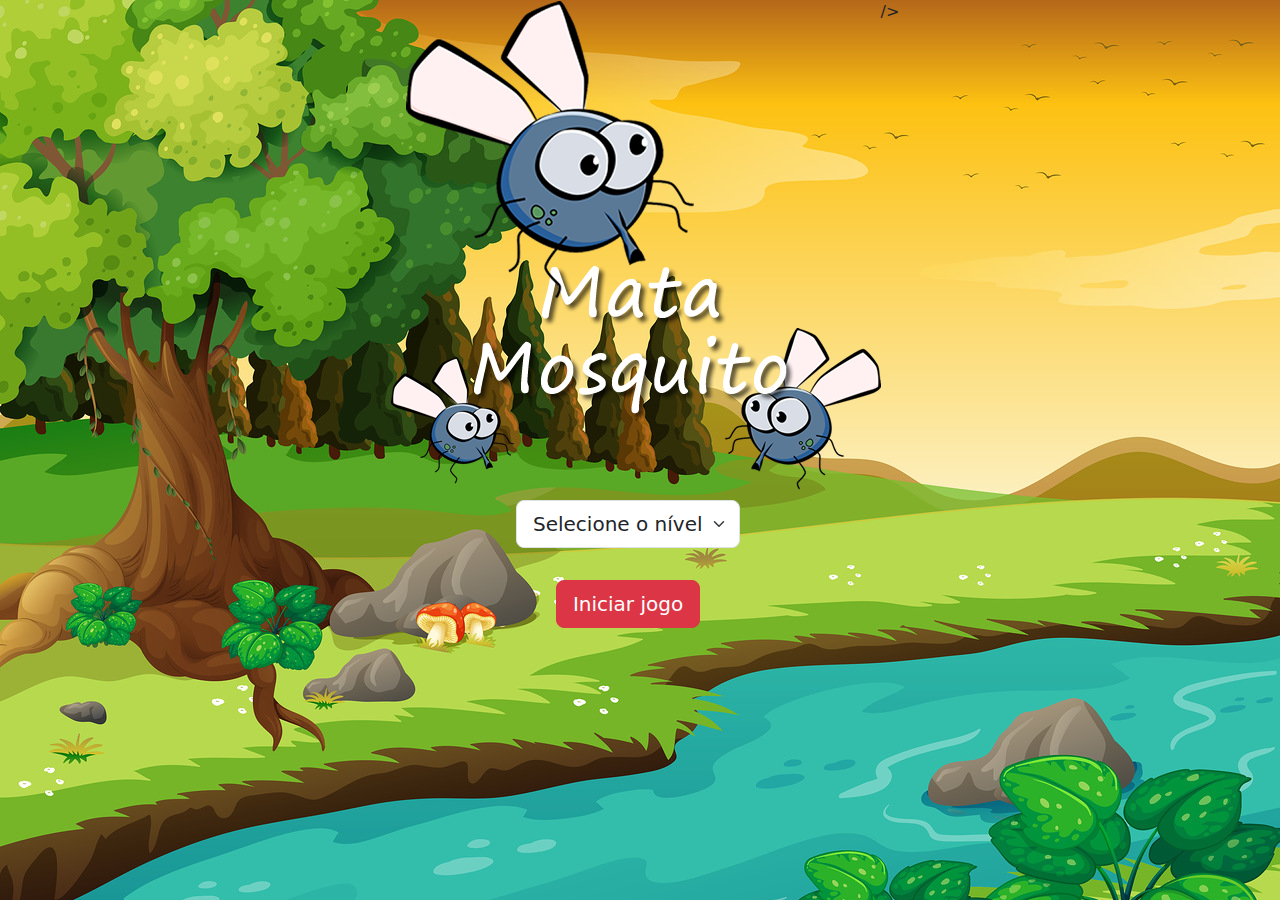
<file: index.html>
<!DOCTYPE html>
<html lang="en">
<head>
    <meta charset="UTF-8">
    <meta name="viewport" content="width=device-width, initial-scale=1.0">
    <title>Game Over</title>
    <link href="https://cdn.jsdelivr.net/npm/bootstrap@5.3.3/dist/css/bootstrap.min.css" rel="stylesheet" integrity="sha384-QWTKZyjpPEjISv5WaRU9OFeRpok6YctnYmDr5pNlyT2bRjXh0JMhjY6hW+ALEwIH" crossorigin="anonymous">
    <link rel="stylesheet" href="style.css">

    <script>
        function iniciarJogo(){
            
            var nivel = document.getElementById('nivel').value;

            if(nivel === ''){
                alert('Selecione um nível para iniciar o jogo');
                return false;
            }

            window.location.href = "app.html?" + nivel;

        }
    </script>
</head>
<body>
    <div class="container">
        <div class="row">
            <div class="col">
                <div class="d-flex justify-content-center">
                    <img src="imagens/game.png" alt="Game Over">/>
                </div>
                
            
        </div>

        <div class="row">
            <div class="col ">
                <div class="d-flex justify-content-center">
                    <div class="mb-3">
                        <select class="form-select form-select-lg mb-3" id="nivel" aria-label=".form-select-lg example">
                            <option selected>Selecione o nível</option>
                            <option value="1">Fácil</option>
                            <option value="2">Médio</option>
                            <option value="3">Difícil</option>
                        </select>  
                    </div>
                      
                </div>
            </div>
        </div>        

        <div class="row">
            <div class="col ">
                <div class="d-flex justify-content-center">
                    <button type="button" class="btn btn-danger btn-lg" onclick="iniciarJogo()" >Iniciar jogo</button>
                </div>
            </div>    
        </div>
    </div>   
</body>
</html>
</file>
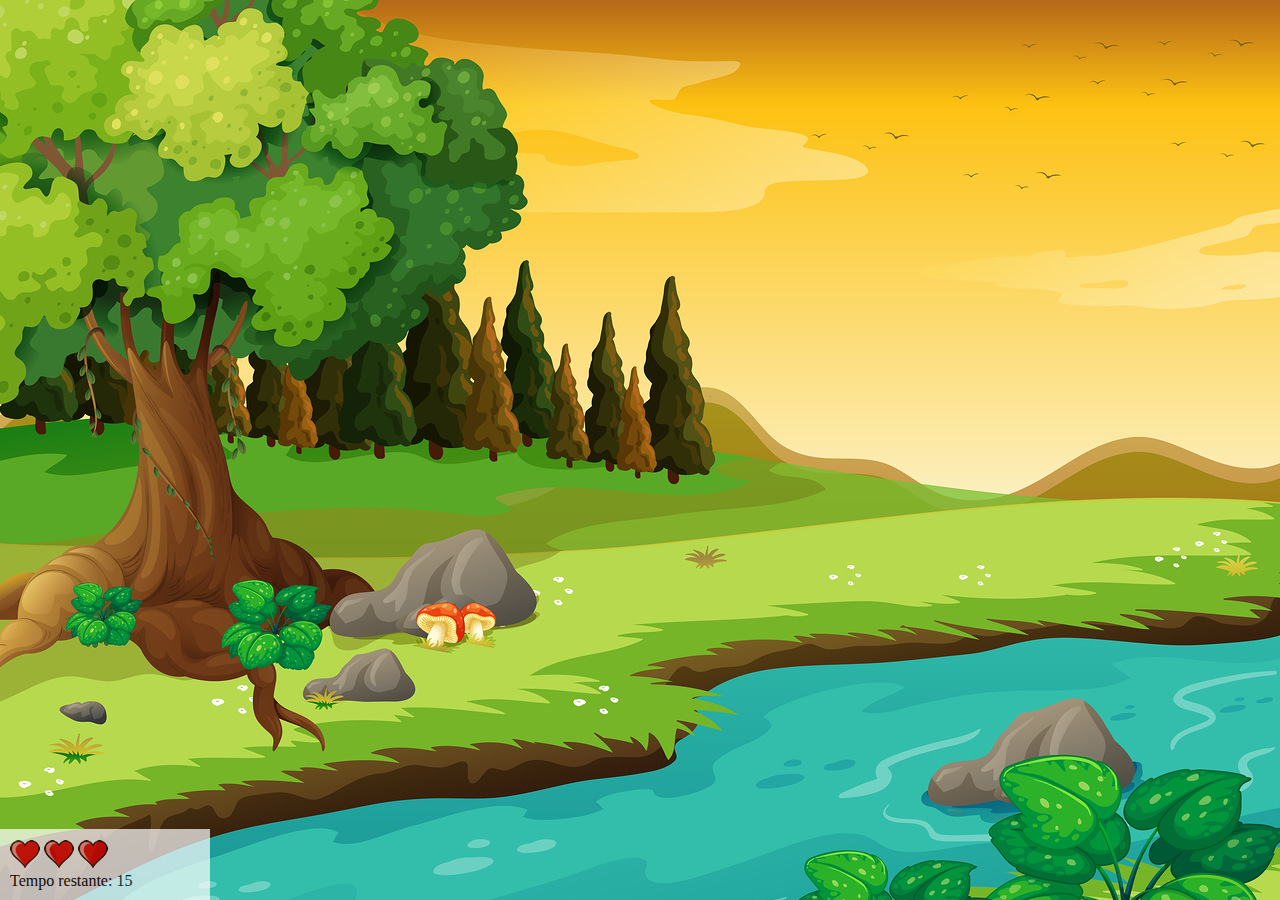
<file: app.html>
<!DOCTYPE html>
<html lang="pt-br">
<head>
    <meta charset="UTF-8">
    <meta name="viewport" content="width=device-width, initial-scale=1.0">
    <title>Mata-mosca</title>
    <link rel="stylesheet" href="style.css">
    <script src="jogo.js"></script>
    
</head>
<body onresize="ajustaTamanhoPalco()">

    <div class="painel">
        <div class="vidas">
            <img id="v1" src="imagens/coracao_cheio.png">
            <img id="v2" src="imagens/coracao_cheio.png">
            <img id="v3" src="imagens/coracao_cheio.png">

        </div>

        <div class="cronometro">Tempo restante: <span id="cronometro">10</span></div>

    </div>


    <script>

        document.getElementById('cronometro').innerHTML = tempo;

        var criaMosca = setInterval(function () {
            posicaoRandomica();
        }, criaMosquitoTempo);
    </script>
    
</body>
</html>
</file>
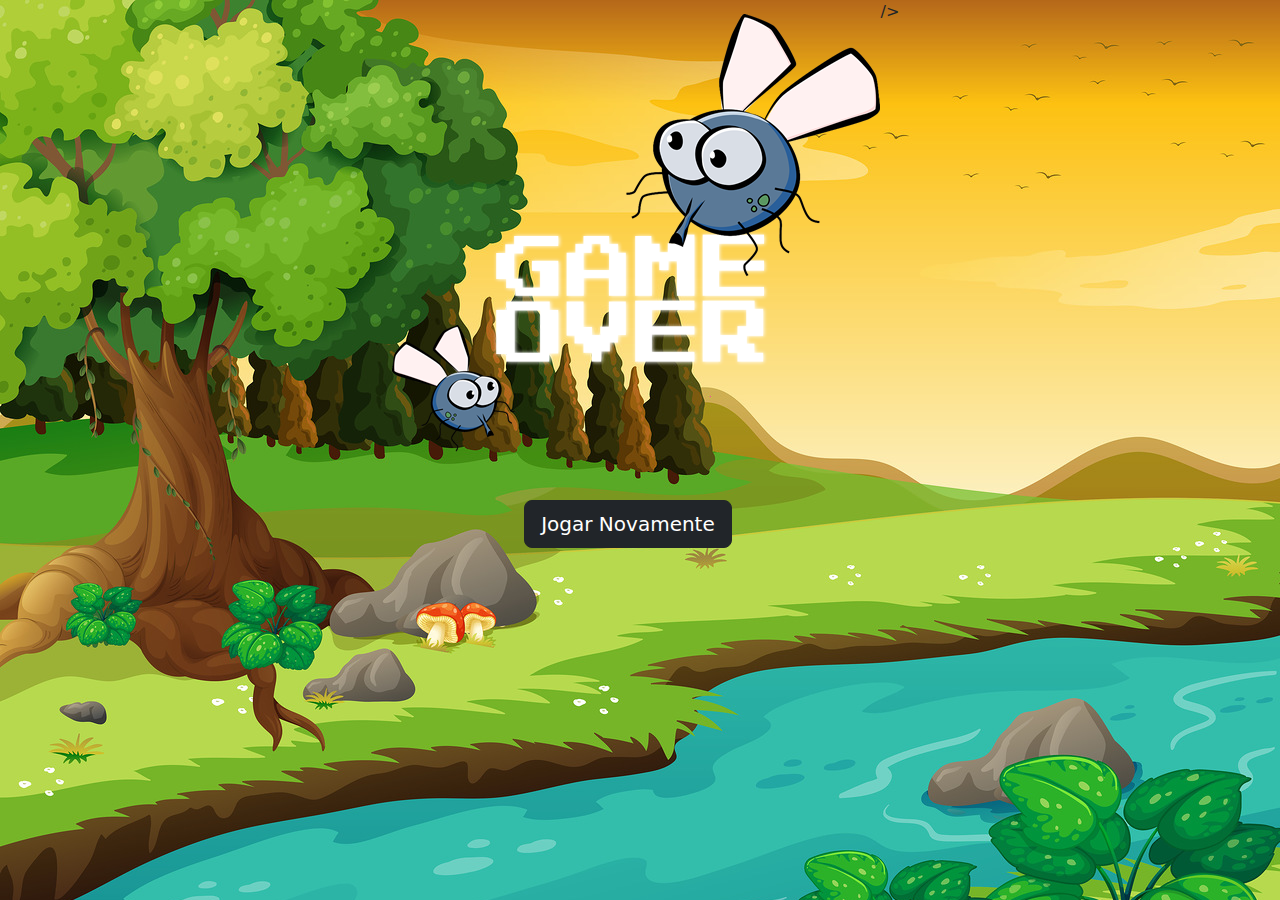
<file: fim_de_jogo.html>
<!DOCTYPE html>
<html lang="en">
<head>
    <meta charset="UTF-8">
    <meta name="viewport" content="width=device-width, initial-scale=1.0">
    <title>Game Over</title>
    <link href="https://cdn.jsdelivr.net/npm/bootstrap@5.3.3/dist/css/bootstrap.min.css" rel="stylesheet" integrity="sha384-QWTKZyjpPEjISv5WaRU9OFeRpok6YctnYmDr5pNlyT2bRjXh0JMhjY6hW+ALEwIH" crossorigin="anonymous">
    <link rel="stylesheet" href="style.css">
</head>
<body>
    <div class="container">
        <div class="row">
            <div class="col">
                <div class="d-flex justify-content-center">
                    <img src="imagens/game_over.png" alt="Game Over">/>
                </div>
                
            
        </div>

        <div class="row">
            <div class="col ">
                </div>
                    <div class="d-flex justify-content-center">
                        <button type="button" class="btn btn-dark btn-lg" onclick="window.location.href='index.html'">Jogar Novamente</button>
                    </div>
                </div>
            </div>    
        </div>
    </div>   
</body>
</html>
</file>
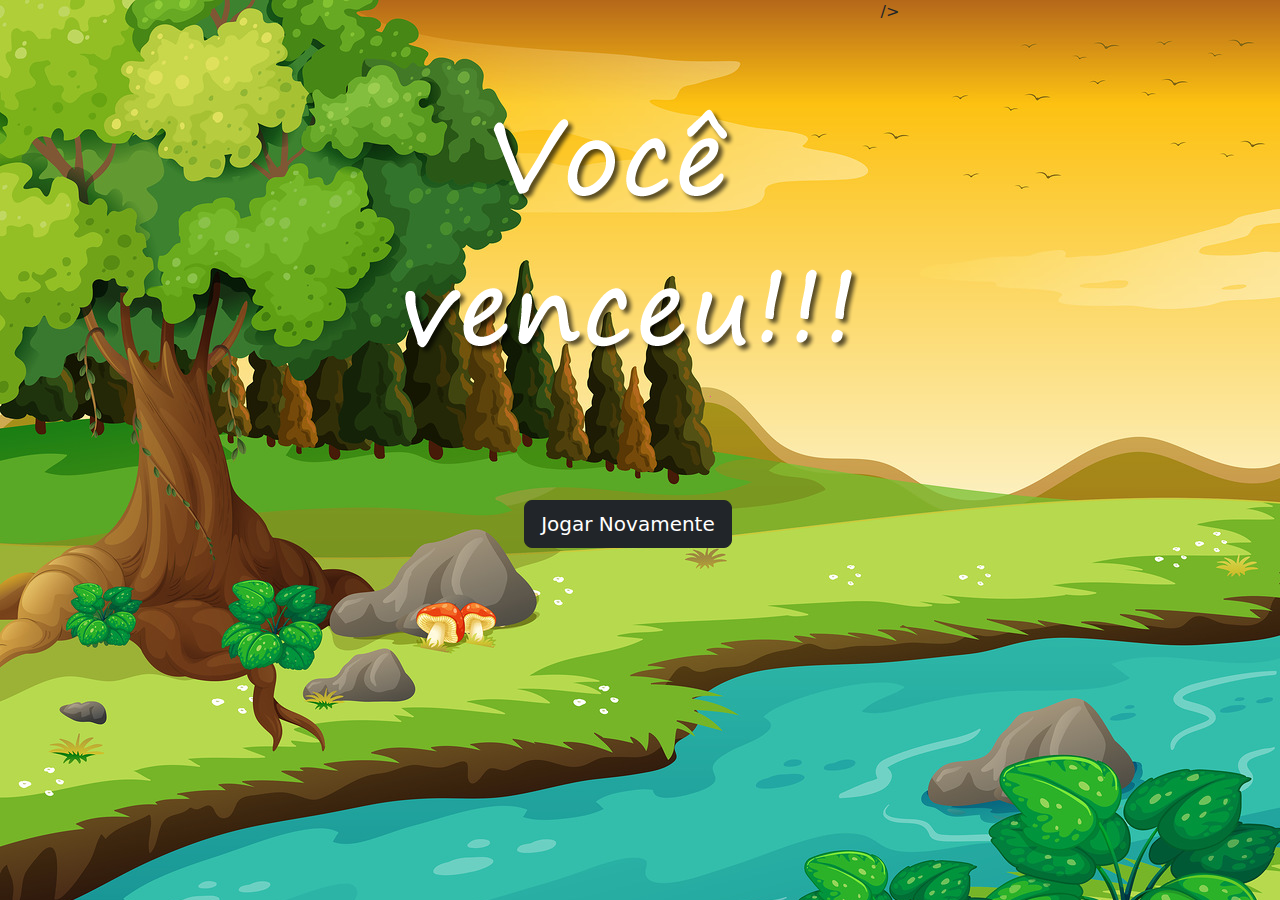
<file: vitoria.html>
<!DOCTYPE html>
<html lang="en">
<head>
    <meta charset="UTF-8">
    <meta name="viewport" content="width=device-width, initial-scale=1.0">
    <title>Game Over</title>
    <link href="https://cdn.jsdelivr.net/npm/bootstrap@5.3.3/dist/css/bootstrap.min.css" rel="stylesheet" integrity="sha384-QWTKZyjpPEjISv5WaRU9OFeRpok6YctnYmDr5pNlyT2bRjXh0JMhjY6hW+ALEwIH" crossorigin="anonymous">
    <link rel="stylesheet" href="style.css">
</head>
<body>
    <div class="container">
        <div class="row">
            <div class="col">
                <div class="d-flex justify-content-center">
                    <img src="imagens/vitoria.png" alt="Game Over">/>
                </div>
                
            
        </div>

        <div class="row">
            <div class="col ">
                </div>
                    <div class="d-flex justify-content-center">
                        <button type="button" class="btn btn-dark btn-lg" onclick="window.location.href='index.html'">Jogar Novamente</button>
                    </div>
                </div>
            </div>    
        </div>
    </div>   
</body>
</html>
</file>
<file: style.css>
html {
    cursor: url('imagens/mata_mosca.png') 30 30, auto;
}

body {
    background-image: url('imagens/bg.jpg');
    background-repeat: no-repeat;
    background-size: 100%;
}

.mosquito1 {
    width: 50px;
    height: 50px;
}

.mosquito2 {
    width: 70px;
    height: 70px;
}

.mosquito3 {
    width: 90px;
    height: 90px;
}

.ladoA {
    transform: scaleX(1);
}

.ladoB {
    transform: scaleX(-1);
}

.painel {
    display: flex;
    flex-direction: column;
    position: absolute;
    left: 0px; 
    width: 190px;
    padding: 10px;
    bottom: 0px;
    border-top: solid 1px #fff;
    background-color: #fff;
    opacity: 0.7;
}

.vidas {
    float: left;
}

.croneometro {
    float: left;
    font-size: 20px;
    font-weight: bold;
}
</file>
